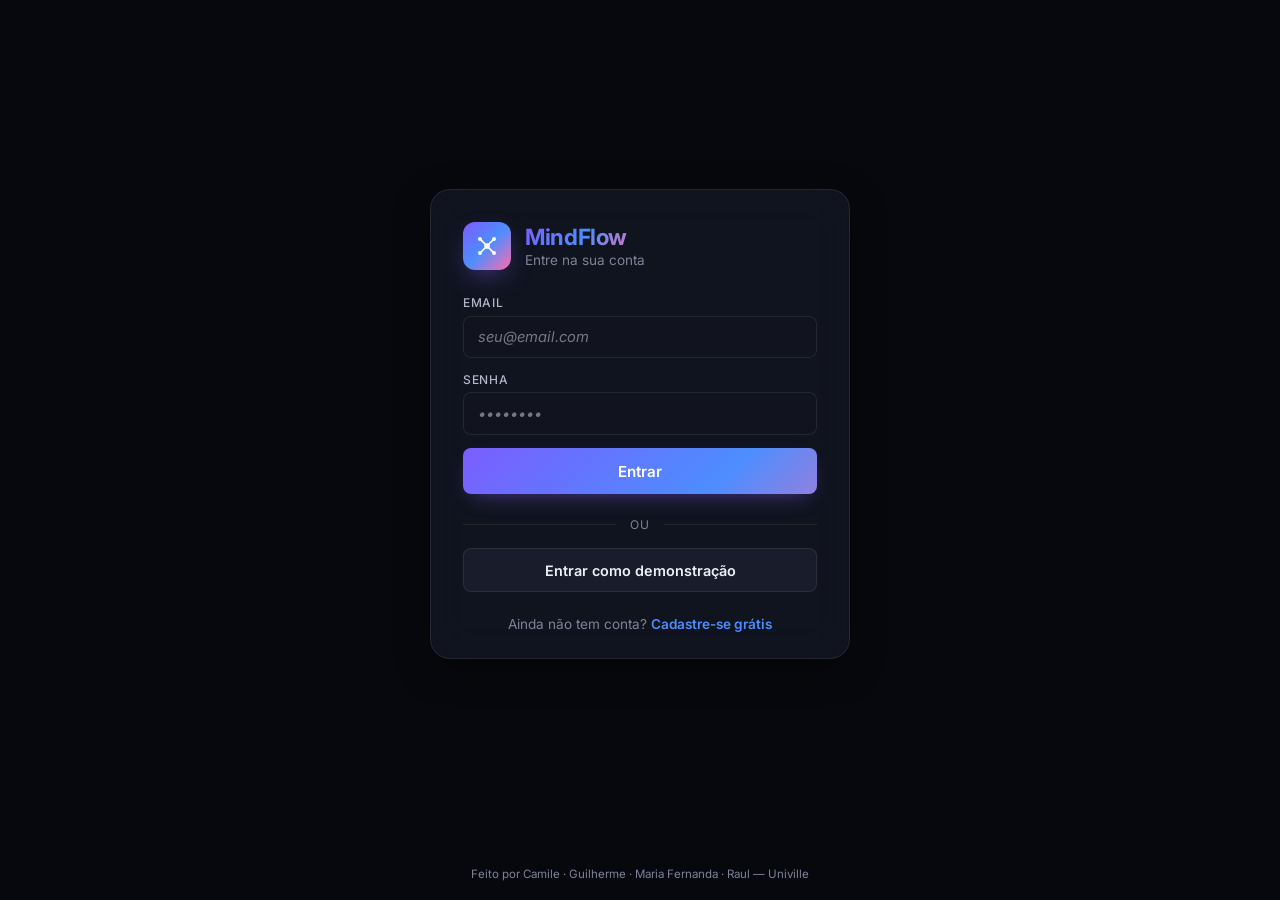
<file: frontend/index.html>
<!DOCTYPE html>
<html lang="pt-BR">
<head>
  <meta charset="UTF-8" />
  <meta name="viewport" content="width=device-width, initial-scale=1.0, viewport-fit=cover" />
  <meta name="theme-color" content="#07080d" />
  <title>MindFlow — Início</title>
  <script>(function(){var t=localStorage.getItem("mindflow.theme")||"dark";document.documentElement.dataset.theme=t;})();</script>
  <link rel="preconnect" href="https://fonts.googleapis.com">
  <link rel="preconnect" href="https://fonts.gstatic.com" crossorigin>
  <link href="https://fonts.googleapis.com/css2?family=Inter:wght@400;500;600;700&display=swap" rel="stylesheet">
  <link rel="stylesheet" href="css/style.css" />
</head>
<body>
  <main class="shell">
    <h1 class="page-title">Bem-vinda ao MindFlow</h1>
    <p class="page-subtitle">Centralize seu conhecimento, conecte conceitos e revise no momento certo.</p>

    <section class="stats" id="stats">
      <div class="stat"><div class="label">Notas</div><div class="value">—</div></div>
      <div class="stat"><div class="label">Flashcards</div><div class="value">—</div></div>
      <div class="stat"><div class="label">Tags</div><div class="value">—</div></div>
      <div class="stat"><div class="label">Perfis</div><div class="value">—</div></div>
    </section>

    <div class="grid grid-3">
      <section class="panel" style="grid-column: span 2;">
        <div class="panel-header">
          <h2 id="recent-title">Notas recentes</h2>
          <a href="notes.html" class="muted">Ver todas →</a>
        </div>
        <ul id="recent-notes" class="cards"></ul>
      </section>

      <section class="panel">
        <h2 id="quick-title">Ação rápida</h2>
        <p class="hint">Capture uma ideia agora — você organiza com tags depois.</p>
        <form id="quick-form">
          <div class="field">
            <span>Título</span>
            <input type="text" id="q-title" required maxlength="200" placeholder="Ex: Como funciona o DNS" />
          </div>
          <div class="field">
            <span>Conteúdo</span>
            <textarea id="q-content" rows="4" required placeholder="O que você acabou de aprender?"></textarea>
          </div>
          <div class="field">
            <span>Tags — máx. 3 (vírgula)</span>
            <div class="tag-suggest-row">
              <input type="text" id="q-tags" placeholder="DNS, Redes" />
              <button type="button" id="q-suggest-btn" class="suggest-btn" title="Sugerir tags com IA">✨</button>
            </div>
          </div>
          <div class="field">
            <span>Imagem (opcional)</span>
            <label class="img-upload-label" id="q-img-label">
              <input type="file" id="q-image" accept="image/*" style="display:none" />
              <span id="q-img-text">Selecionar imagem…</span>
            </label>
            <div id="q-img-preview-wrap" style="display:none">
              <img id="q-img-preview" alt="preview" />
              <button type="button" class="ghost img-remove-btn" id="q-img-remove">✕ Remover</button>
            </div>
          </div>
          <div class="actions">
            <button type="submit" id="quick-submit-btn">Salvar nota</button>
          </div>
        </form>
      </section>

      <section class="panel" style="grid-column: 1 / -1;">
        <h2 id="tags-title">Suas tags</h2>
        <p class="hint">Tags são criadas automaticamente quando você digita um nome novo no campo "Tags" de uma nota — basta separar por vírgula. A relação N:N entre nota e tag conecta conceitos relacionados.</p>
        <div id="tag-cloud" class="tag-cloud"></div>
      </section>
    </div>
  </main>

  <footer>
    Feito por Camile · Guilherme · Maria Fernanda · Raul — Univille
  </footer>

  <script src="js/auth.js"></script>
  <script src="js/layout.js"></script>
  <script src="js/api.js"></script>
  <script src="js/home.js"></script>
</body>
</html>
</file>
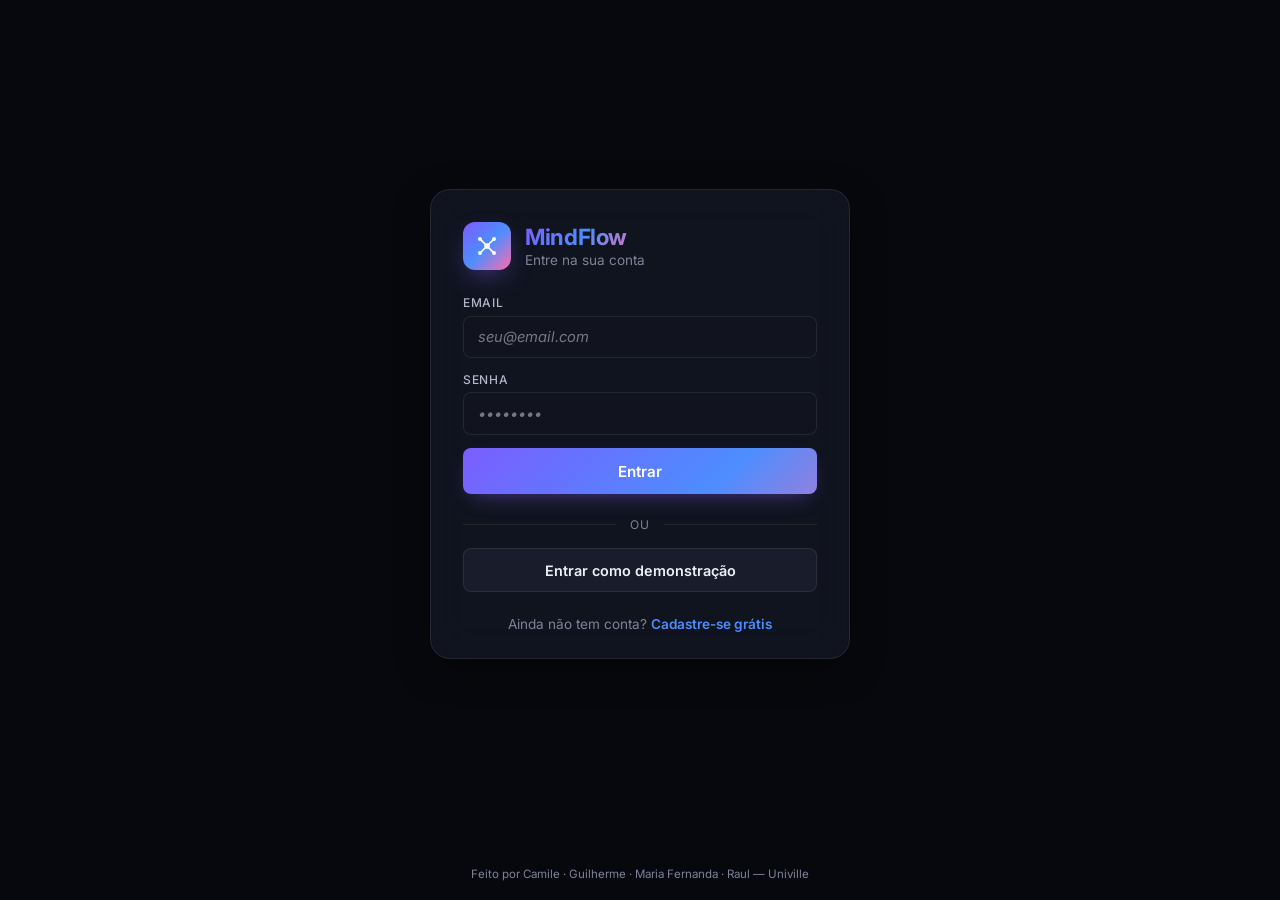
<file: frontend/flashcards.html>
<!DOCTYPE html>
<html lang="pt-BR">
<head>
  <meta charset="UTF-8" />
  <meta name="viewport" content="width=device-width, initial-scale=1.0, viewport-fit=cover" />
  <meta name="theme-color" content="#07080d" />
  <title>MindFlow — Flashcards</title>
  <script>(function(){var t=localStorage.getItem("mindflow.theme")||"dark";document.documentElement.dataset.theme=t;})();</script>
  <link rel="preconnect" href="https://fonts.googleapis.com">
  <link rel="preconnect" href="https://fonts.gstatic.com" crossorigin>
  <link href="https://fonts.googleapis.com/css2?family=Inter:wght@400;500;600;700&display=swap" rel="stylesheet">
  <link rel="stylesheet" href="css/style.css" />
</head>
<body>
  <main class="shell">
    <h1 class="page-title">Flashcards</h1>
    <p class="page-subtitle">Internalize o conhecimento com revisões. MVP usa sorteio aleatório — SM-2 vem nas próximas sprints.</p>

    <div class="grid grid-3">
      <!-- Sessão de revisão -->
      <section class="panel" style="grid-column: 1 / -1;">
        <div class="panel-header">
          <h2 id="review-title">Revisar agora</h2>
          <label class="switch">
            <input type="checkbox" id="draw-active-only" />
            <span class="track"></span>
            <span>Apenas perfil ativo</span>
          </label>
        </div>

        <div class="flashcard-stage">
          <div id="flashcard" class="flashcard">
            <div class="face front">
              <span class="label">Pergunta</span>
              <div class="text" id="card-q-text">Toque em "Sortear" para começar</div>
              <div class="hint-tap">Clique no card para ver a resposta</div>
            </div>
            <div class="face back">
              <span class="label">Resposta</span>
              <div class="text" id="card-a-text">—</div>
              <div class="hint-tap">Clique para voltar</div>
            </div>
          </div>
        </div>

        <div class="actions">
          <button id="draw-btn">Sortear flashcard</button>
          <button class="ghost" id="flip-btn">Virar</button>
        </div>
      </section>

      <!-- Form -->
      <section class="panel">
        <h2 id="form-title">Novo flashcard</h2>
        <form id="card-form">
          <div class="field"><span>Pergunta</span>
            <input type="text" id="card-q" required placeholder="O que é DNS?" />
          </div>
          <div class="field"><span>Resposta</span>
            <textarea id="card-a" required rows="3" placeholder="Sistema que traduz nomes…"></textarea>
          </div>
          <div class="field"><span>Nota relacionada</span>
            <select id="card-note"><option value="">— nenhuma —</option></select>
          </div>
          <div class="field"><span>Perfil de foco</span>
            <select id="card-profile"><option value="">— nenhum —</option></select>
          </div>
          <div class="actions"><button type="submit" id="create-btn">Criar</button></div>
        </form>
      </section>

      <!-- Lista -->
      <section class="panel" style="grid-column: span 2;">
        <h2 id="list-title">Todos os flashcards <span class="muted" id="cards-count"></span></h2>
        <ul id="cards-list" class="cards"></ul>
      </section>
    </div>
  </main>

  <footer>Feito por Camile · Guilherme · Maria Fernanda · Raul — Univille</footer>

  <script src="js/auth.js"></script>
  <script src="js/layout.js"></script>
  <script src="js/api.js"></script>
  <script src="js/flashcards.js"></script>
</body>
</html>
</file>
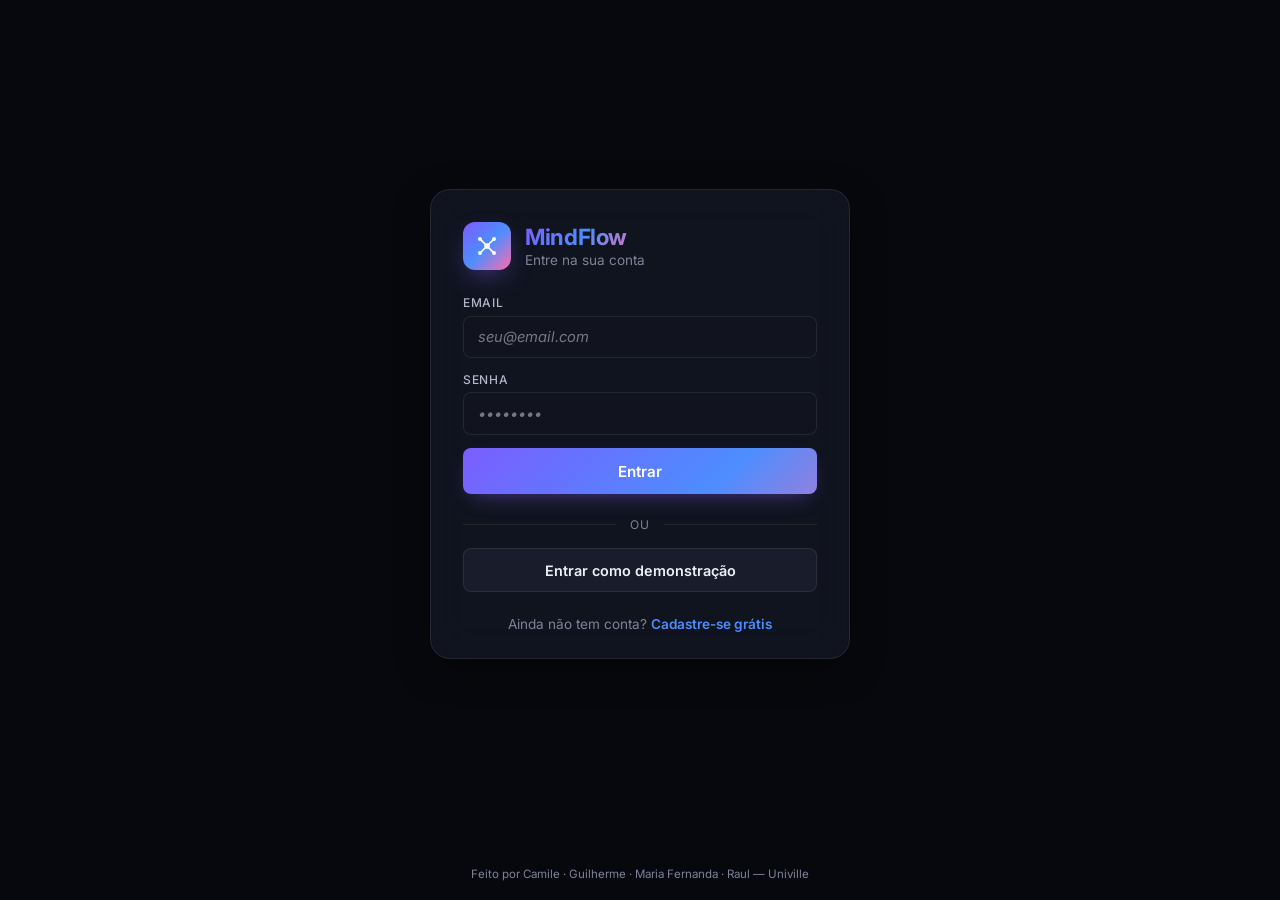
<file: frontend/focus.html>
<!DOCTYPE html>
<html lang="pt-BR">
<head>
  <meta charset="UTF-8" />
  <meta name="viewport" content="width=device-width, initial-scale=1.0, viewport-fit=cover" />
  <meta name="theme-color" content="#07080d" />
  <title>MindFlow — Modo Foco</title>
  <script>(function(){var t=localStorage.getItem("mindflow.theme")||"dark";document.documentElement.dataset.theme=t;})();</script>
  <link rel="preconnect" href="https://fonts.googleapis.com">
  <link rel="preconnect" href="https://fonts.gstatic.com" crossorigin>
  <link href="https://fonts.googleapis.com/css2?family=Inter:wght@400;500;600;700&display=swap" rel="stylesheet">
  <link rel="stylesheet" href="css/style.css" />
</head>
<body>
  <main class="shell">
    <h1 class="page-title">Modo Foco</h1>
    <p class="page-subtitle">Defina contextos por horário. O sistema mostra apenas o que importa agora.</p>

    <div class="grid grid-3">
      <section class="panel">
        <h2 id="form-title">Novo perfil</h2>
        <p class="hint">Ex: "Trabalho" 08:00–18:00, "Faculdade" 19:00–22:00.</p>
        <form id="profile-form">
          <input type="hidden" id="profile-id" />
          <div class="field"><span>Nome</span>
            <input type="text" id="profile-name" required placeholder="Trabalho" />
          </div>
          <div class="row">
            <div class="field" style="flex:1"><span>Início</span>
              <input type="time" id="profile-start" required />
            </div>
            <div class="field" style="flex:1"><span>Fim</span>
              <input type="time" id="profile-end" required />
            </div>
          </div>
          <div class="actions">
            <button type="submit" id="save-btn">Salvar</button>
            <button type="button" class="ghost" id="profile-reset">Limpar</button>
          </div>
        </form>
      </section>

      <section class="panel" style="grid-column: span 2;">
        <h2 id="list-title">Perfis cadastrados</h2>
        <p class="hint">Forçar um perfil ignora a janela horária e fixa o contexto até você desativar.</p>
        <ul id="profiles-list" class="cards"></ul>
      </section>

      <section class="panel" style="grid-column: 1 / -1;">
        <h2 id="how-title">Como funciona</h2>
        <p class="muted" style="line-height:1.6">
          O <strong>perfil ativo</strong> é determinado pelo horário atual, mas você pode forçar manualmente um perfil aqui.
          Ao filtrar pelo perfil ativo nas telas de Notas e Flashcards, somente os itens vinculados ao contexto atual aparecem.
        </p>
      </section>
    </div>
  </main>

  <footer>Feito por Camile · Guilherme · Maria Fernanda · Raul — Univille</footer>

  <script src="js/auth.js"></script>
  <script src="js/layout.js"></script>
  <script src="js/api.js"></script>
  <script src="js/focus.js"></script>
</body>
</html>
</file>
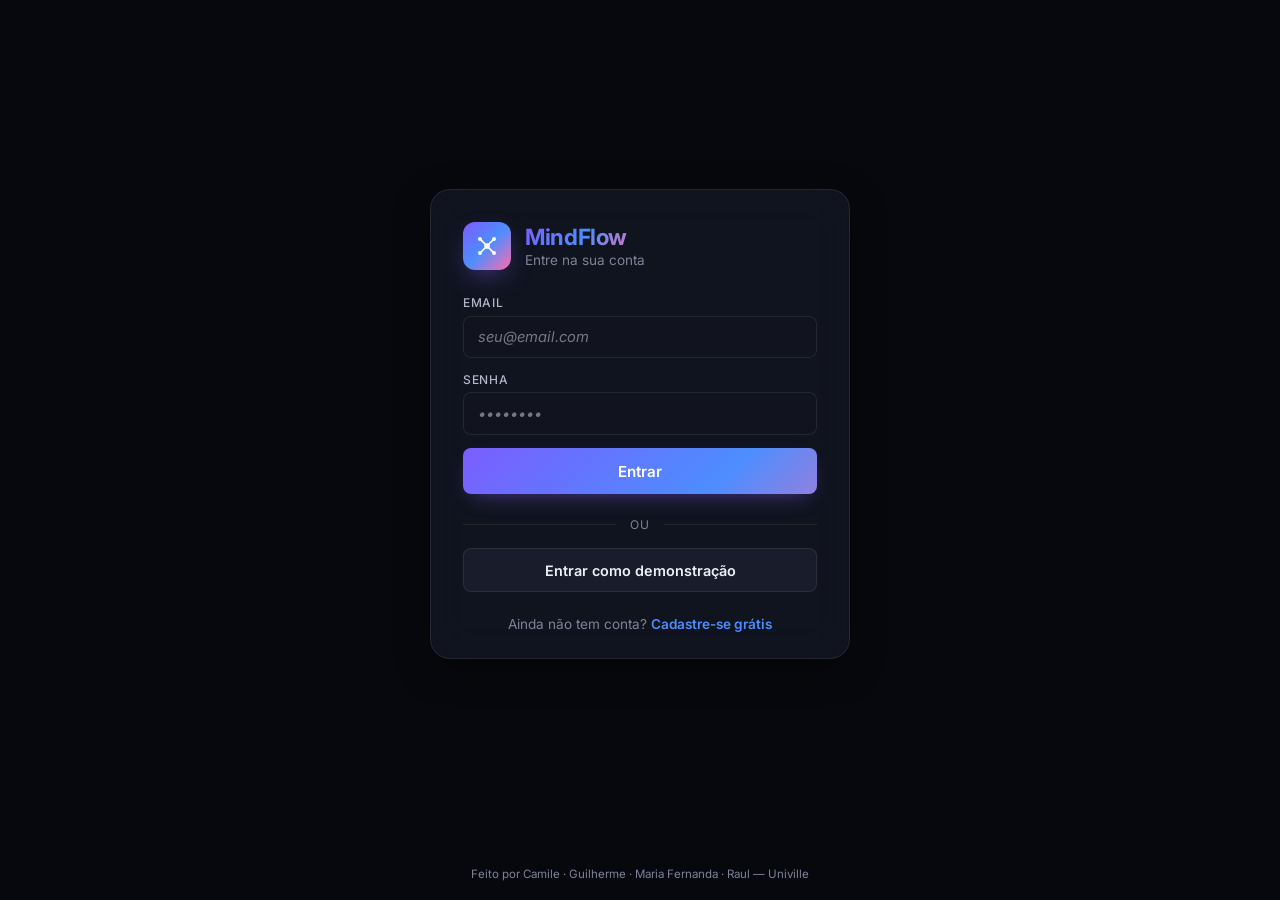
<file: frontend/login.html>
<!DOCTYPE html>
<html lang="pt-BR">
<head>
  <meta charset="UTF-8" />
  <meta name="viewport" content="width=device-width, initial-scale=1.0, viewport-fit=cover" />
  <meta name="theme-color" content="#07080d" />
  <title>MindFlow — Entrar</title>
  <script>(function(){var t=localStorage.getItem("mindflow.theme")||"dark";document.documentElement.dataset.theme=t;})();</script>
  <link rel="preconnect" href="https://fonts.googleapis.com">
  <link rel="preconnect" href="https://fonts.gstatic.com" crossorigin>
  <link href="https://fonts.googleapis.com/css2?family=Inter:wght@400;500;600;700&display=swap" rel="stylesheet">
  <link rel="stylesheet" href="css/style.css" />
</head>
<body class="auth-body">
  <main class="auth-shell">
    <div class="auth-card panel">
      <div class="auth-brand">
        <div class="brand-mark" id="auth-mark"></div>
        <div>
          <h1 class="auth-title">MindFlow</h1>
          <p class="auth-subtitle">Entre na sua conta</p>
        </div>
      </div>

      <form id="login-form">
        <div class="field">
          <span>Email</span>
          <input type="email" id="email" required autocomplete="email" placeholder="seu@email.com" />
        </div>
        <div class="field">
          <span>Senha</span>
          <input type="password" id="password" required autocomplete="current-password" placeholder="••••••••" />
        </div>
        <div class="actions">
          <button type="submit" id="login-btn">Entrar</button>
        </div>
      </form>

      <div class="auth-divider"><span>ou</span></div>

      <button type="button" class="ghost auth-demo" id="demo-btn">
        Entrar como demonstração
      </button>

      <p class="auth-footer">
        Ainda não tem conta? <a href="register.html">Cadastre-se grátis</a>
      </p>
    </div>
  </main>

  <footer class="auth-footer-page">
    Feito por Camile · Guilherme · Maria Fernanda · Raul — Univille
  </footer>

  <script src="js/auth.js"></script>
  <script src="js/auth-page.js"></script>
</body>
</html>
</file>
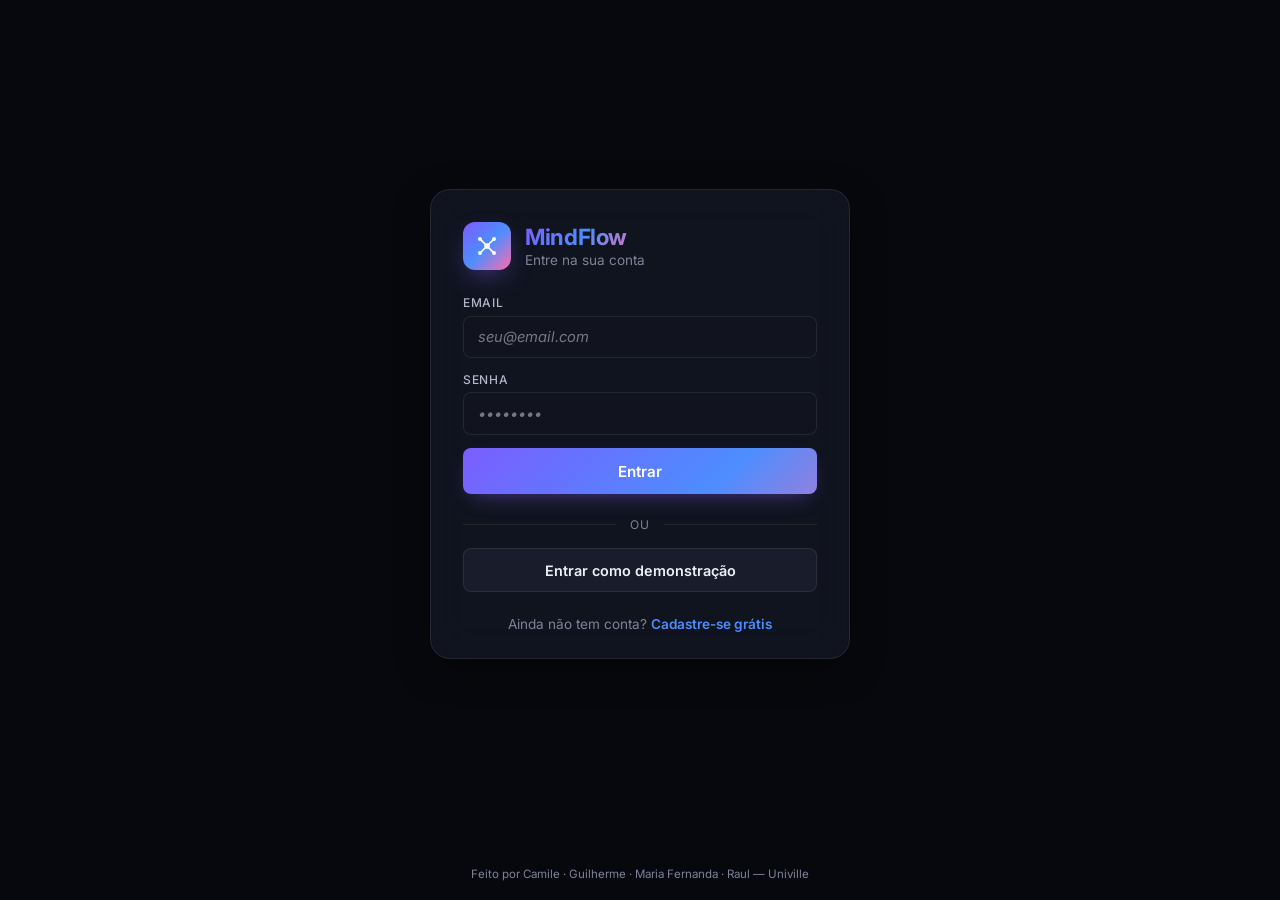
<file: frontend/notes.html>
<!DOCTYPE html>
<html lang="pt-BR">
<head>
  <meta charset="UTF-8" />
  <meta name="viewport" content="width=device-width, initial-scale=1.0, viewport-fit=cover" />
  <meta name="theme-color" content="#07080d" />
  <title>MindFlow — Notas</title>
  <script>(function(){var t=localStorage.getItem("mindflow.theme")||"dark";document.documentElement.dataset.theme=t;})();</script>
  <link rel="preconnect" href="https://fonts.googleapis.com">
  <link rel="preconnect" href="https://fonts.gstatic.com" crossorigin>
  <link href="https://fonts.googleapis.com/css2?family=Inter:wght@400;500;600;700&display=swap" rel="stylesheet">
  <link rel="stylesheet" href="css/style.css" />
</head>
<body>
  <main class="shell">
    <h1 class="page-title">Anotação Estruturada</h1>
    <p class="page-subtitle">Externalize ideias com tags. O sistema conecta automaticamente conceitos relacionados.</p>

    <div class="layout-3 grid">
      <!-- Coluna 1 — Form -->
      <section class="panel">
        <h2 id="form-title">Nova nota</h2>
        <form id="note-form">
          <input type="hidden" id="note-id" />
          <div class="field"><span>Título</span>
            <input type="text" id="note-title" required maxlength="200" placeholder="Ex: O que é DNSSEC" />
          </div>
          <div class="field"><span>Conteúdo</span>
            <textarea id="note-content" rows="6" required placeholder="Escreva livremente…"></textarea>
          </div>
          <div class="field">
            <span>Tags — máx. 3 (separadas por vírgula, as mais importantes primeiro)</span>
            <div class="tag-suggest-row">
              <input type="text" id="note-tags" placeholder="DNS, Segurança, Redes" />
              <button type="button" id="suggest-tags-btn" class="suggest-btn" title="Sugerir tags com IA">✨ Sugerir</button>
            </div>
          </div>
          <div class="field"><span>Vincular a perfil de foco</span>
            <select id="note-profile"><option value="">— nenhum —</option></select>
          </div>
          <div class="field">
            <span>Imagem (opcional)</span>
            <label class="img-upload-label" id="img-upload-label">
              <input type="file" id="note-image" accept="image/*" style="display:none" />
              <span id="img-upload-text">Selecionar imagem…</span>
            </label>
            <div id="img-preview-wrap" style="display:none">
              <img id="img-preview" alt="preview" />
              <button type="button" class="ghost img-remove-btn" id="img-remove">✕ Remover imagem</button>
            </div>
          </div>
          <div class="actions">
            <button type="submit" id="save-btn">Salvar</button>
            <button type="button" class="ghost" id="note-reset">Limpar</button>
          </div>
        </form>
      </section>

      <!-- Coluna 2 — Lista -->
      <section class="panel">
        <div class="panel-header">
          <h2 id="list-title">Suas notas <span class="muted" id="notes-count"></span></h2>
          <label class="switch">
            <input type="checkbox" id="filter-by-active" />
            <span class="track"></span>
            <span>Apenas perfil ativo</span>
          </label>
        </div>
        <div class="search">
          <input type="search" id="note-search" placeholder="Buscar por título, conteúdo ou tag…" />
        </div>
        <ul id="notes-list" class="cards"></ul>
      </section>

      <!-- Coluna 3 — Relacionados -->
      <section class="panel">
        <h2 id="related-title">Conceitos relacionados</h2>
        <p class="hint">Notas que compartilham tags com a selecionada (relação N:N).</p>
        <ul id="related-list" class="cards"></ul>
      </section>
    </div>
  </main>

  <footer>Feito por Camile · Guilherme · Maria Fernanda · Raul — Univille</footer>

  <script src="js/auth.js"></script>
  <script src="js/layout.js"></script>
  <script src="js/api.js"></script>
  <script src="js/notes.js"></script>
</body>
</html>
</file>
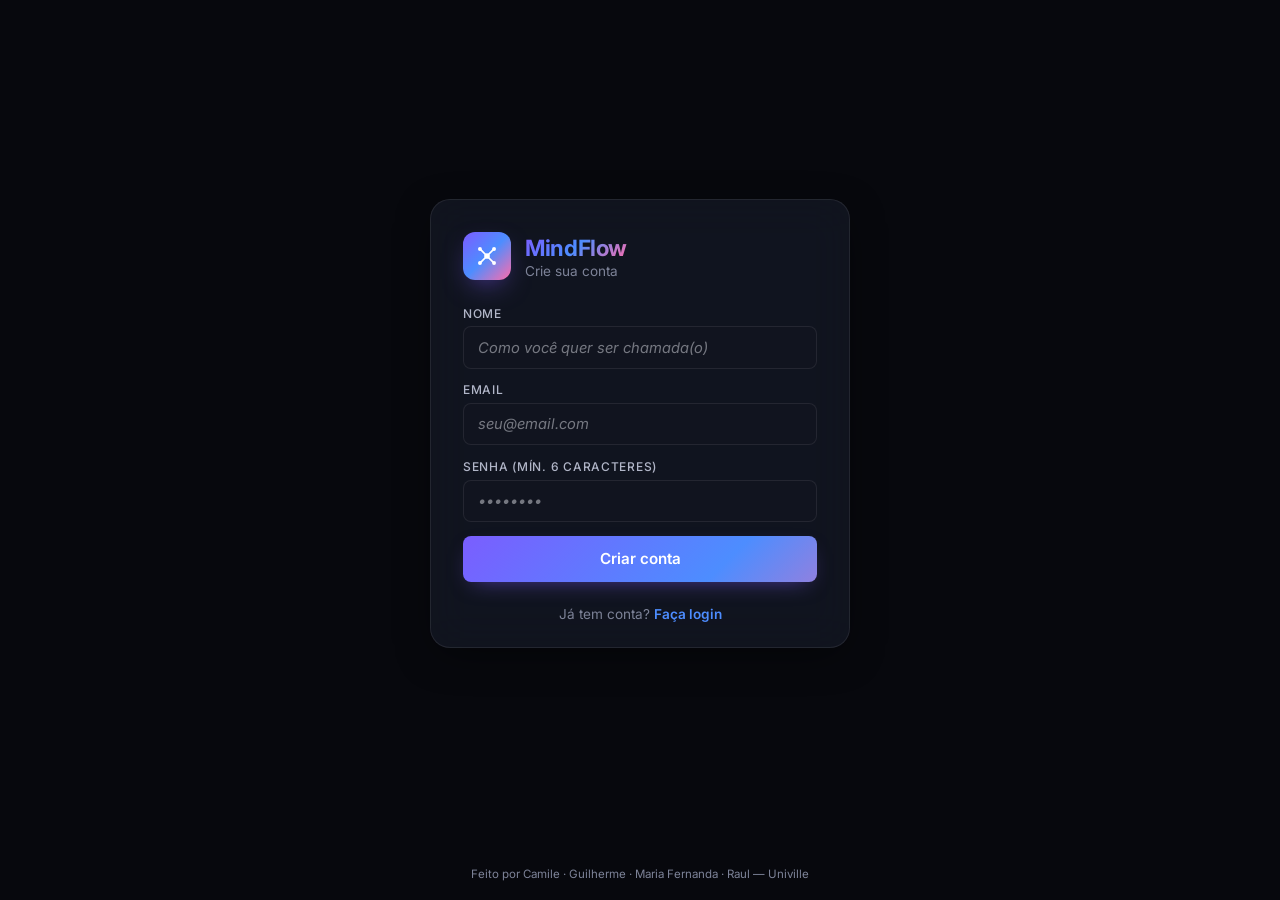
<file: frontend/register.html>
<!DOCTYPE html>
<html lang="pt-BR">
<head>
  <meta charset="UTF-8" />
  <meta name="viewport" content="width=device-width, initial-scale=1.0, viewport-fit=cover" />
  <meta name="theme-color" content="#07080d" />
  <title>MindFlow — Criar conta</title>
  <script>(function(){var t=localStorage.getItem("mindflow.theme")||"dark";document.documentElement.dataset.theme=t;})();</script>
  <link rel="preconnect" href="https://fonts.googleapis.com">
  <link rel="preconnect" href="https://fonts.gstatic.com" crossorigin>
  <link href="https://fonts.googleapis.com/css2?family=Inter:wght@400;500;600;700&display=swap" rel="stylesheet">
  <link rel="stylesheet" href="css/style.css" />
</head>
<body class="auth-body">
  <main class="auth-shell">
    <div class="auth-card panel">
      <div class="auth-brand">
        <div class="brand-mark" id="auth-mark"></div>
        <div>
          <h1 class="auth-title">MindFlow</h1>
          <p class="auth-subtitle">Crie sua conta</p>
        </div>
      </div>

      <form id="register-form">
        <div class="field">
          <span>Nome</span>
          <input type="text" id="name" required minlength="2" maxlength="120" autocomplete="name" placeholder="Como você quer ser chamada(o)" />
        </div>
        <div class="field">
          <span>Email</span>
          <input type="email" id="email" required autocomplete="email" placeholder="seu@email.com" />
        </div>
        <div class="field">
          <span>Senha (mín. 6 caracteres)</span>
          <input type="password" id="password" required minlength="6" maxlength="100" autocomplete="new-password" placeholder="••••••••" />
        </div>
        <div class="actions">
          <button type="submit" id="register-btn">Criar conta</button>
        </div>
      </form>

      <p class="auth-footer">
        Já tem conta? <a href="login.html">Faça login</a>
      </p>
    </div>
  </main>

  <footer class="auth-footer-page">
    Feito por Camile · Guilherme · Maria Fernanda · Raul — Univille
  </footer>

  <script src="js/auth.js"></script>
  <script src="js/auth-page.js"></script>
</body>
</html>
</file>
<file: frontend/css/style.css>
/* ============================================================
   MindFlow — Design System
   Mobile-first · Glassmorphism · Smooth motion
   ============================================================ */

:root {
  /* Cores base */
  --bg-0: #07080d;
  --bg-1: #0c0e16;
  --bg-2: #11141f;
  --surface: rgba(22, 25, 38, 0.72);
  --surface-2: rgba(32, 36, 54, 0.6);
  --surface-3: rgba(48, 53, 78, 0.55);
  --border: rgba(255, 255, 255, 0.08);
  --border-strong: rgba(255, 255, 255, 0.16);

  /* Texto */
  --text: #eef0f7;
  --text-dim: #b1b6c8;
  --muted: #7d8398;

  /* Marca / acentos (gradiente trino) */
  --c1: #7c5cff;   /* roxo */
  --c2: #4d8dff;   /* azul */
  --c3: #ff6cab;   /* rosa */
  --accent: var(--c2);
  --gradient: linear-gradient(135deg, var(--c1) 0%, var(--c2) 50%, var(--c3) 100%);
  --gradient-soft: linear-gradient(135deg, rgba(124,92,255,0.18), rgba(255,108,171,0.14));

  /* Estado */
  --ok: #4ade80;
  --warn: #fbbf24;
  --danger: #ff5d6c;

  /* Tipografia */
  --font: "Inter", -apple-system, "Segoe UI", Roboto, Helvetica, Arial, sans-serif;

  /* Espaço / forma */
  --radius-sm: 8px;
  --radius: 14px;
  --radius-lg: 20px;
  --shadow: 0 10px 40px -10px rgba(0, 0, 0, 0.6);
  --shadow-glow: 0 0 0 1px rgba(124,92,255,0.35), 0 8px 30px -8px rgba(124,92,255,0.45);

  /* Motion */
  --ease: cubic-bezier(0.22, 1, 0.36, 1);
  --t-fast: 140ms;
  --t-mid: 260ms;
  --t-slow: 480ms;
}

/* ============================================================
   TEMA CLARO — overrides via [data-theme="light"]
   Aplicado pelo Theme manager (layout.js) + script inline no <head>
   ============================================================ */
[data-theme="light"] {
  --bg-0: #f3f5fb;
  --bg-1: #ffffff;
  --bg-2: #f8f9fd;
  --surface: rgba(255, 255, 255, 0.85);
  --surface-2: rgba(245, 247, 252, 0.9);
  --surface-3: rgba(232, 236, 246, 0.95);
  --border: rgba(20, 25, 50, 0.08);
  --border-strong: rgba(20, 25, 50, 0.16);

  --text: #1a1d2e;
  --text-dim: #4a5070;
  --muted: #8a90a8;

  --shadow: 0 10px 40px -12px rgba(70, 80, 130, 0.22);
  --shadow-glow: 0 0 0 1px rgba(124,92,255,0.3), 0 10px 30px -10px rgba(124,92,255,0.35);

  --gradient-soft: linear-gradient(135deg, rgba(124,92,255,0.10), rgba(255,108,171,0.08));
}

* { box-sizing: border-box; }
*:focus-visible { outline: 2px solid var(--c2); outline-offset: 2px; border-radius: 4px; }

html, body {
  margin: 0; padding: 0;
  background: var(--bg-0);
  color: var(--text);
  font-family: var(--font);
  -webkit-font-smoothing: antialiased;
  text-rendering: optimizeLegibility;
  min-height: 100vh;
}

/* Sticky footer pattern: appbar + main esticando + footer no fim */
body { display: flex; flex-direction: column; }
.shell { flex: 1 0 auto; }
footer { flex-shrink: 0; }

/* Fundo animado com orbes (gradient blobs) */
body::before {
  content: "";
  position: fixed; inset: 0; z-index: -2;
  background:
    radial-gradient(at 15% 10%, rgba(124,92,255,0.22), transparent 40%),
    radial-gradient(at 85% 20%, rgba(77,141,255,0.18), transparent 45%),
    radial-gradient(at 50% 90%, rgba(255,108,171,0.16), transparent 50%),
    var(--bg-0);
  transition: background 400ms var(--ease);
}
body::after {
  content: ""; position: fixed; inset: 0; z-index: -1;
  background-image:
    linear-gradient(var(--grid-line, rgba(255,255,255,0.025)) 1px, transparent 1px),
    linear-gradient(90deg, var(--grid-line, rgba(255,255,255,0.025)) 1px, transparent 1px);
  background-size: 60px 60px;
  mask-image: radial-gradient(ellipse at center, black 30%, transparent 75%);
}
[data-theme="light"] body::before {
  background:
    radial-gradient(at 15% 10%, rgba(124,92,255,0.16), transparent 45%),
    radial-gradient(at 85% 20%, rgba(77,141,255,0.13), transparent 50%),
    radial-gradient(at 50% 90%, rgba(255,108,171,0.12), transparent 55%),
    var(--bg-0);
}
[data-theme="light"] body::after {
  --grid-line: rgba(20, 25, 60, 0.04);
}

a { color: var(--text); text-decoration: none; transition: color var(--t-fast); }
a:hover { color: var(--c2); }

img, svg { display: block; max-width: 100%; }

/* ============================================================
   Header
   ============================================================ */
.appbar {
  position: sticky; top: 0; z-index: 50;
  display: flex; align-items: center; gap: 0.9rem;
  padding: 0.9rem 1.1rem;
  background: rgba(7, 8, 13, 0.72);
  backdrop-filter: blur(18px) saturate(140%);
  -webkit-backdrop-filter: blur(18px) saturate(140%);
  border-bottom: 1px solid var(--border);
}
.appbar .brand {
  display: flex; align-items: center; gap: 0.6rem; flex: 1; min-width: 0;
}
.brand-mark {
  width: 36px; height: 36px; border-radius: 10px;
  background: var(--gradient);
  display: grid; place-items: center;
  box-shadow: 0 8px 22px -8px rgba(124,92,255,0.7);
  flex-shrink: 0;
}
.brand-mark svg { width: 20px; height: 20px; color: white; }
.brand-text { display: flex; flex-direction: column; min-width: 0; }
.brand-text .name {
  font-size: 1.05rem; font-weight: 700; letter-spacing: -0.01em;
  background: var(--gradient);
  -webkit-background-clip: text; background-clip: text; color: transparent;
}
.brand-text .sub {
  font-size: 0.7rem; color: var(--muted);
  white-space: nowrap; overflow: hidden; text-overflow: ellipsis;
}

/* Nav desktop */
.nav-desktop {
  display: none; gap: 0.25rem;
}
.nav-desktop a {
  padding: 0.55rem 0.9rem; border-radius: 999px;
  font-size: 0.85rem; color: var(--text-dim);
  transition: all var(--t-mid) var(--ease);
  display: flex; align-items: center; gap: 0.4rem;
}
.nav-desktop a:hover { background: var(--surface-2); color: var(--text); }
.nav-desktop a.active {
  background: var(--gradient-soft);
  color: var(--text);
  border: 1px solid var(--border-strong);
}
.nav-desktop a svg { width: 16px; height: 16px; }

/* Botão de tema (sun/moon) */
.theme-toggle {
  width: 38px; height: 38px;
  display: grid; place-items: center;
  background: var(--surface-2);
  border: 1px solid var(--border);
  border-radius: 999px;
  cursor: pointer;
  color: var(--text);
  transition: all var(--t-mid) var(--ease);
  box-shadow: none;
  padding: 0;
  flex-shrink: 0;
}
.theme-toggle:hover { background: var(--surface-3); border-color: var(--border-strong); transform: translateY(-1px); }
.theme-toggle svg { width: 18px; height: 18px; transition: transform var(--t-mid) var(--ease); }
.theme-toggle:hover svg { transform: rotate(20deg); }

/* Pílula de perfil */
.profile-pill {
  display: inline-flex; align-items: center; gap: 0.5rem;
  padding: 0.5rem 0.85rem; border-radius: 999px;
  background: var(--surface-2);
  border: 1px solid var(--border);
  font-size: 0.78rem; color: var(--text-dim);
  cursor: pointer;
  transition: all var(--t-mid) var(--ease);
  white-space: nowrap;
  max-width: 220px; overflow: hidden; text-overflow: ellipsis;
}
.profile-pill:hover { border-color: var(--border-strong); transform: translateY(-1px); }
.profile-pill .dot {
  width: 8px; height: 8px; border-radius: 50%;
  background: var(--muted);
  box-shadow: 0 0 0 0 rgba(124,92,255,0.6);
}
.profile-pill.active { color: var(--text); border-color: rgba(124,92,255,0.5); background: var(--gradient-soft); }
.profile-pill.active .dot { background: var(--c1); animation: pulse 2.4s var(--ease) infinite; }
@keyframes pulse {
  0%, 100% { box-shadow: 0 0 0 0 rgba(124,92,255,0.6); }
  50% { box-shadow: 0 0 0 8px rgba(124,92,255,0); }
}

/* ============================================================
   Layout principal
   ============================================================ */
.shell {
  max-width: 1400px;
  margin: 0 auto;
  padding: 1.2rem 1rem 6rem; /* bottom space para nav mobile */
}
@media (min-width: 900px) {
  .shell { padding: 1.6rem 1.6rem 2rem; }
}

.page-title {
  font-size: 1.5rem; font-weight: 700; letter-spacing: -0.02em;
  margin: 0.2rem 0 0.3rem;
}
.page-subtitle { color: var(--muted); font-size: 0.9rem; margin: 0 0 1.4rem; }

/* Grid */
.grid {
  display: grid;
  gap: 1rem;
  grid-template-columns: 1fr;
}
.grid-2 { grid-template-columns: 1fr; }
.grid-3 { grid-template-columns: 1fr; }
@media (min-width: 720px) {
  .grid-2 { grid-template-columns: 1fr 1fr; }
  .grid-3 { grid-template-columns: repeat(2, 1fr); }
}
@media (min-width: 1100px) {
  .grid-3 { grid-template-columns: repeat(3, 1fr); }
  .layout-3 {
    display: grid;
    grid-template-columns: 360px 1fr 320px;
    gap: 1.2rem;
    align-items: stretch;
  }
  /* Quando colunas são iguais em altura, o painel-form precisa empurrar
     o botão de salvar para baixo e a textarea cresce para preencher o espaço. */
  .layout-3 > .panel { display: flex; flex-direction: column; }
  .layout-3 > .panel > form { display: flex; flex-direction: column; flex: 1; min-height: 0; }
  .layout-3 > .panel > form > .actions { margin-top: auto; }
  .layout-3 > .panel > form > .field:has(textarea) { flex: 1; min-height: 0; }
  .layout-3 > .panel > form > .field:has(textarea) textarea { flex: 1; min-height: 0; resize: none; }
  .layout-3 > .panel > .cards { flex: 1; max-height: none; }
  .layout-3 > .panel > .panel-header + .search + .cards { flex: 1; max-height: none; }
}

/* ============================================================
   Cards / panels
   ============================================================ */
.panel {
  background: var(--surface);
  backdrop-filter: blur(20px) saturate(140%);
  -webkit-backdrop-filter: blur(20px) saturate(140%);
  border: 1px solid var(--border);
  border-radius: var(--radius-lg);
  padding: 1.25rem 1.25rem;
  box-shadow: var(--shadow);
  transition: border-color var(--t-mid) var(--ease), transform var(--t-mid) var(--ease);
  animation: fadeUp var(--t-slow) var(--ease) both;
}
.panel:hover { border-color: var(--border-strong); }
.panel h2 {
  margin: 0 0 0.2rem;
  font-size: 1rem; font-weight: 600; letter-spacing: -0.01em;
  display: flex; align-items: center; gap: 0.5rem;
}
.panel h2 svg { width: 18px; height: 18px; color: var(--c2); }
.panel .hint {
  color: var(--muted); font-size: 0.78rem; margin: 0 0 1rem;
}
/* Espaço generoso entre o título do painel e o conteúdo nos blocos
   de adicionar/editar (quando o h2 é filho direto do painel, sem panel-header). */
.panel > h2 { margin-bottom: 1rem; }
.panel > h2 + .hint { margin-top: -0.55rem; }
.panel-header {
  display: flex; justify-content: space-between; align-items: center;
  gap: 0.8rem; margin-bottom: 0.8rem; flex-wrap: wrap;
}

@keyframes fadeUp {
  from { opacity: 0; transform: translateY(12px); }
  to { opacity: 1; transform: translateY(0); }
}
.panel:nth-child(2) { animation-delay: 60ms; }
.panel:nth-child(3) { animation-delay: 120ms; }
.panel:nth-child(4) { animation-delay: 180ms; }

/* ============================================================
   Stat cards (dashboard)
   ============================================================ */
.stats {
  display: grid;
  grid-template-columns: repeat(2, 1fr);
  gap: 0.8rem;
  margin-bottom: 1.4rem;
}
@media (min-width: 720px) { .stats { grid-template-columns: repeat(4, 1fr); } }

.stat {
  position: relative; overflow: hidden;
  padding: 1.1rem 1.2rem;
  background: var(--surface);
  border: 1px solid var(--border);
  border-radius: var(--radius);
  backdrop-filter: blur(20px);
  transition: transform var(--t-mid) var(--ease), border-color var(--t-mid);
  animation: fadeUp var(--t-slow) var(--ease) both;
}
.stat:hover { transform: translateY(-3px); border-color: var(--border-strong); }
.stat::before {
  content: ""; position: absolute; top: 0; left: 0; right: 0; height: 3px;
  background: var(--gradient);
  opacity: 0.85;
}
.stat .label {
  font-size: 0.72rem; color: var(--muted);
  text-transform: uppercase; letter-spacing: 0.08em;
  display: flex; align-items: center; gap: 0.4rem;
}
.stat .label svg { width: 14px; height: 14px; }
.stat .value {
  font-size: 1.9rem; font-weight: 700; margin-top: 0.4rem;
  letter-spacing: -0.02em;
  background: var(--gradient);
  -webkit-background-clip: text; background-clip: text; color: transparent;
}

/* ============================================================
   Forms
   ============================================================ */
form .field { display: flex; flex-direction: column; gap: 0.35rem; margin-bottom: 0.85rem; }
form label.field { /* compat */ }
.field > span, form .field > .lbl,
form label > span:first-child {
  font-size: 0.75rem; color: var(--text-dim);
  text-transform: uppercase; letter-spacing: 0.06em;
  font-weight: 500;
}

input[type=text], input[type=email], input[type=password],
input[type=time], input[type=search],
textarea, select {
  width: 100%;
  background: var(--bg-2);
  border: 1px solid var(--border);
  color: var(--text);
  border-radius: var(--radius-sm);
  padding: 0.7rem 0.85rem;
  font-size: 0.92rem;
  font-family: inherit;
  transition: border-color var(--t-fast), background var(--t-fast), box-shadow var(--t-fast);
  -webkit-text-fill-color: var(--text); /* iOS/WebKit override de cor */
}
input::placeholder, textarea::placeholder {
  color: var(--muted);
  opacity: 0.45;
  font-style: italic;
}

/* Override do autofill do Chrome/Safari (que aplica fundo amarelo/branco
   automaticamente em campos preenchidos pelo gerenciador de senhas).
   O truque é usar uma sombra interna gigante na cor de fundo do input. */
input:-webkit-autofill,
input:-webkit-autofill:hover,
input:-webkit-autofill:focus,
input:-webkit-autofill:active {
  -webkit-box-shadow: 0 0 0 1000px var(--bg-2) inset !important;
  -webkit-text-fill-color: var(--text) !important;
  caret-color: var(--text);
  transition: background-color 5000s ease-in-out 0s;
}
[data-theme="light"] input:-webkit-autofill,
[data-theme="light"] input:-webkit-autofill:hover,
[data-theme="light"] input:-webkit-autofill:focus,
[data-theme="light"] input:-webkit-autofill:active {
  -webkit-box-shadow: 0 0 0 1000px #ffffff inset !important;
}
input:focus, textarea:focus, select:focus {
  outline: none;
  border-color: rgba(124,92,255,0.6);
  background: var(--bg-1);
  box-shadow: 0 0 0 4px rgba(124,92,255,0.12);
}
textarea { resize: vertical; min-height: 90px; }
select {
  appearance: none;
  background-image: url("data:image/svg+xml;utf8,<svg xmlns='http://www.w3.org/2000/svg' width='14' height='14' viewBox='0 0 24 24' fill='none' stroke='%23b1b6c8' stroke-width='2.5' stroke-linecap='round' stroke-linejoin='round'><polyline points='6 9 12 15 18 9'/></svg>");
  background-repeat: no-repeat;
  background-position: right 0.85rem center;
  padding-right: 2.4rem;
}

.actions { display: flex; gap: 0.6rem; flex-wrap: wrap; }

button, .btn {
  appearance: none; border: none; cursor: pointer;
  font-family: inherit; font-size: 0.88rem; font-weight: 600;
  padding: 0.7rem 1.1rem; border-radius: var(--radius-sm);
  display: inline-flex; align-items: center; gap: 0.45rem;
  transition: transform var(--t-fast), box-shadow var(--t-mid), background var(--t-fast), opacity var(--t-fast);
  color: white;
  background: var(--gradient);
  background-size: 150% 150%;
  background-position: 0% 50%;
  box-shadow: 0 8px 22px -10px rgba(124,92,255,0.6);
}
button:hover, .btn:hover { transform: translateY(-1px); background-position: 100% 50%; box-shadow: 0 12px 28px -10px rgba(124,92,255,0.8); }
button:active, .btn:active { transform: translateY(0); }
button svg, .btn svg { width: 16px; height: 16px; }

button.ghost, .btn.ghost {
  background: var(--surface-2); color: var(--text);
  box-shadow: none; border: 1px solid var(--border);
}
button.ghost:hover { background: var(--surface-3); border-color: var(--border-strong); }

button.danger, .btn.danger {
  background: linear-gradient(135deg, #ff5d6c, #ff8c4b);
  box-shadow: 0 8px 22px -10px rgba(255,93,108,0.6);
}

button.icon {
  padding: 0.5rem; width: 36px; height: 36px;
  justify-content: center;
  background: var(--surface-2); color: var(--text);
  border: 1px solid var(--border); box-shadow: none;
}
button.icon:hover { background: var(--surface-3); }

button:disabled { opacity: 0.5; cursor: not-allowed; transform: none; }

/* Toggle switch */
.switch {
  display: inline-flex; align-items: center; gap: 0.55rem;
  font-size: 0.8rem; color: var(--text-dim); cursor: pointer;
  user-select: none;
}
.switch input { display: none; }
.switch .track {
  width: 36px; height: 20px; border-radius: 999px;
  background: var(--surface-3); position: relative;
  transition: background var(--t-mid);
}
.switch .track::after {
  content: ""; position: absolute; top: 2px; left: 2px;
  width: 16px; height: 16px; border-radius: 50%;
  background: white;
  transition: transform var(--t-mid) var(--ease);
}
.switch input:checked + .track { background: var(--c1); }
.switch input:checked + .track::after { transform: translateX(16px); }

/* ============================================================
   Listas de cards
   ============================================================ */
.cards {
  list-style: none; padding: 0; margin: 0;
  display: flex; flex-direction: column; gap: 0.7rem;
  max-height: 70vh; overflow-y: auto;
  scrollbar-width: thin; scrollbar-color: var(--surface-3) transparent;
}
.cards::-webkit-scrollbar { width: 6px; }
.cards::-webkit-scrollbar-thumb { background: var(--surface-3); border-radius: 3px; }

.card-item {
  position: relative;
  background: var(--surface-2);
  border: 1px solid var(--border);
  border-radius: var(--radius);
  padding: 0.9rem 1rem;
  cursor: pointer;
  transition: all var(--t-mid) var(--ease);
  animation: fadeUp var(--t-mid) var(--ease) both;
}
.card-item:hover {
  border-color: var(--border-strong);
  background: var(--surface-3);
  transform: translateX(2px);
}
.card-item.selected {
  border-color: rgba(124,92,255,0.6);
  background: var(--gradient-soft);
  box-shadow: var(--shadow-glow);
}
.card-item h3 {
  margin: 0 0 0.3rem; font-size: 0.95rem; font-weight: 600;
  display: flex; align-items: center; justify-content: space-between; gap: 0.5rem;
}
.card-item p {
  margin: 0; font-size: 0.82rem; color: var(--text-dim);
  line-height: 1.45;
  display: -webkit-box; -webkit-line-clamp: 2; -webkit-box-orient: vertical;
  overflow: hidden;
}
.card-item .meta {
  margin-top: 0.55rem; display: flex; gap: 0.35rem; flex-wrap: wrap; align-items: center;
}
.chip {
  display: inline-flex; align-items: center; gap: 0.3rem;
  padding: 0.18rem 0.55rem; border-radius: 999px;
  background: rgba(124,92,255,0.14);
  color: #cbb9ff;
  font-size: 0.7rem; font-weight: 500;
  border: 1px solid rgba(124,92,255,0.22);
}
.chip.alt {
  background: rgba(77,141,255,0.14);
  color: #b9d2ff;
  border-color: rgba(77,141,255,0.22);
}
.chip.tiny { font-size: 0.62rem; padding: 0.12rem 0.45rem; }

.card-item .row-actions {
  position: absolute; top: 0.6rem; right: 0.6rem;
  display: flex; gap: 0.3rem;
  opacity: 0; transition: opacity var(--t-mid);
}
.card-item:hover .row-actions, .card-item.selected .row-actions { opacity: 1; }
.card-item .row-actions button {
  padding: 0.35rem; width: 30px; height: 30px;
  border-radius: 8px; box-shadow: none;
  background: var(--bg-1); border: 1px solid var(--border);
}
.card-item .row-actions button svg { width: 14px; height: 14px; }

/* ----- Variante compacta (perfis de foco) ----- */
.card-item.compact {
  display: flex; align-items: center; gap: 0.85rem;
  padding: 0.6rem 0.85rem;
}
.card-item.compact .info {
  flex: 1; min-width: 0;
  display: flex; flex-direction: column; gap: 0.1rem;
}
.card-item.compact .info .name {
  display: flex; align-items: center; gap: 0.4rem;
  font-size: 0.92rem; font-weight: 600; color: var(--text);
}
.card-item.compact .info .time {
  display: flex; align-items: center; gap: 0.35rem;
  font-size: 0.74rem; color: var(--muted);
}
.card-item.compact .info .time svg { width: 12px; height: 12px; }
.card-item.compact .actions {
  gap: 0.3rem; flex-shrink: 0;
}
.card-item.compact .actions button {
  padding: 0.4rem 0.7rem; font-size: 0.72rem;
  box-shadow: none;
}
.card-item.compact .actions button.icon {
  width: 30px; height: 30px; padding: 0.35rem;
}
.card-item.compact .actions button.icon svg { width: 13px; height: 13px; }
@media (max-width: 540px) {
  .card-item.compact { flex-wrap: wrap; }
  .card-item.compact .actions { width: 100%; justify-content: flex-end; }
}

/* ============================================================
   Empty state
   ============================================================ */
.empty {
  text-align: center; padding: 2rem 1rem;
  color: var(--muted);
}
.empty svg { width: 44px; height: 44px; margin: 0 auto 0.6rem; opacity: 0.4; }
.empty p { margin: 0.2rem 0; font-size: 0.85rem; }

/* ============================================================
   Search bar
   ============================================================ */
.search {
  position: relative; margin-bottom: 0.9rem;
}
.search input {
  padding-left: 2.4rem;
  background: var(--bg-2);
}
.search svg {
  position: absolute; left: 0.85rem; top: 50%; transform: translateY(-50%);
  width: 16px; height: 16px; color: var(--muted);
}

/* ============================================================
   Flashcard flip
   ============================================================ */
.flashcard-stage { perspective: 1200px; margin: 0.5rem 0 1rem; min-height: 220px; }
.flashcard {
  position: relative;
  width: 100%; min-height: 220px;
  transform-style: preserve-3d;
  transition: transform 0.7s var(--ease);
  cursor: pointer;
}
.flashcard.flipped { transform: rotateY(180deg); }
.flashcard .face {
  position: absolute; inset: 0;
  border-radius: var(--radius-lg);
  padding: 1.6rem 1.4rem;
  display: flex; flex-direction: column; justify-content: center; align-items: center;
  text-align: center; gap: 0.6rem;
  backface-visibility: hidden; -webkit-backface-visibility: hidden;
  border: 1px solid var(--border-strong);
  background: var(--surface);
  box-shadow: var(--shadow);
}
.flashcard .face.back {
  transform: rotateY(180deg);
  background: var(--gradient-soft);
}
.flashcard .face .label {
  font-size: 0.65rem; text-transform: uppercase; letter-spacing: 0.12em;
  color: var(--muted); font-weight: 600;
}
.flashcard .face .text {
  font-size: 1.15rem; line-height: 1.45; font-weight: 500;
  max-width: 90%;
}
.flashcard .face .hint-tap {
  font-size: 0.7rem; color: var(--muted); margin-top: 0.6rem;
  display: flex; align-items: center; gap: 0.3rem;
}

/* ============================================================
   Toasts
   ============================================================ */
#toast-container {
  position: fixed; bottom: 5.5rem; right: 1rem; z-index: 100;
  display: flex; flex-direction: column; gap: 0.5rem;
  pointer-events: none;
}
@media (min-width: 720px) { #toast-container { bottom: 1rem; } }
.toast {
  background: var(--surface);
  backdrop-filter: blur(18px);
  border: 1px solid var(--border-strong);
  border-radius: var(--radius);
  padding: 0.8rem 1rem;
  font-size: 0.85rem;
  color: var(--text);
  box-shadow: var(--shadow);
  display: flex; align-items: center; gap: 0.6rem;
  pointer-events: auto;
  animation: toastIn 0.4s var(--ease);
  max-width: 320px;
}
.toast svg { width: 18px; height: 18px; flex-shrink: 0; }
.toast.success { border-color: rgba(74,222,128,0.4); }
.toast.success svg { color: var(--ok); }
.toast.error { border-color: rgba(255,93,108,0.4); }
.toast.error svg { color: var(--danger); }
.toast.info svg { color: var(--c2); }
.toast.fade { animation: toastOut 0.35s var(--ease) forwards; }
@keyframes toastIn {
  from { opacity: 0; transform: translateX(20px); }
  to { opacity: 1; transform: translateX(0); }
}
@keyframes toastOut {
  to { opacity: 0; transform: translateX(20px); }
}

/* ============================================================
   Bottom nav (mobile)
   ============================================================ */
.nav-bottom {
  position: fixed; bottom: 0; left: 0; right: 0; z-index: 50;
  display: flex; justify-content: space-around;
  padding: 0.5rem 0.5rem calc(0.5rem + env(safe-area-inset-bottom));
  background: rgba(7, 8, 13, 0.85);
  backdrop-filter: blur(20px) saturate(140%);
  -webkit-backdrop-filter: blur(20px) saturate(140%);
  border-top: 1px solid var(--border);
}
.nav-bottom a {
  flex: 1;
  display: flex; flex-direction: column; align-items: center; gap: 0.15rem;
  padding: 0.45rem 0.2rem;
  color: var(--muted); font-size: 0.65rem; font-weight: 500;
  border-radius: 12px;
  transition: all var(--t-mid) var(--ease);
}
.nav-bottom a svg { width: 22px; height: 22px; }
.nav-bottom a.active { color: var(--text); }
.nav-bottom a.active svg {
  color: var(--c2);
  filter: drop-shadow(0 0 8px rgba(124,92,255,0.6));
}
@media (min-width: 900px) {
  .nav-bottom { display: none; }
  .nav-desktop { display: flex; }
}

/* ============================================================
   Footer
   ============================================================ */
footer {
  text-align: center; padding: 2rem 1rem 1rem;
  color: var(--muted); font-size: 0.72rem;
}
footer a { color: var(--c2); }
@media (max-width: 899px) { footer { padding-bottom: 5rem; } }

/* ============================================================
   Misc
   ============================================================ */
code {
  background: var(--bg-2);
  padding: 0.15rem 0.45rem;
  border-radius: 4px;
  font-size: 0.85em;
  border: 1px solid var(--border);
}

.row { display: flex; gap: 0.6rem; align-items: center; }
.row.between { justify-content: space-between; }
.row.wrap { flex-wrap: wrap; }
.spacer { flex: 1; }
.muted { color: var(--muted); font-size: 0.8rem; }

.tag-cloud { display: flex; flex-wrap: wrap; gap: 0.4rem; }
.tag-cloud .chip {
  cursor: default;
  transition: transform var(--t-fast);
}
.tag-cloud .chip:hover { transform: translateY(-2px); }

/* Esconder elementos por viewport */
.only-mobile { display: block; }
.only-desktop { display: none; }
@media (min-width: 900px) {
  .only-mobile { display: none; }
  .only-desktop { display: block; }
}

/* Modal de confirmação */
.modal-backdrop {
  position: fixed; inset: 0; z-index: 200;
  background: rgba(0,0,0,0.6);
  backdrop-filter: blur(6px);
  display: grid; place-items: center;
  padding: 1rem;
  animation: fadeIn 0.2s var(--ease);
}
@keyframes fadeIn { from { opacity: 0; } to { opacity: 1; } }
.modal {
  background: var(--surface);
  border: 1px solid var(--border-strong);
  border-radius: var(--radius-lg);
  padding: 1.5rem;
  max-width: 380px; width: 100%;
  box-shadow: var(--shadow);
  animation: fadeUp 0.3s var(--ease);
}
.modal h3 { margin: 0 0 0.5rem; font-size: 1.05rem; }
.modal p { color: var(--text-dim); font-size: 0.88rem; margin: 0 0 1.2rem; }
.modal .actions { justify-content: flex-end; }

/* ============================================================
   Ajustes finos do tema claro
   ============================================================ */
[data-theme="light"] .chip {
  background: rgba(124,92,255,0.10);
  color: #5a3fd8;
  border-color: rgba(124,92,255,0.20);
}
[data-theme="light"] .chip.alt {
  background: rgba(77,141,255,0.10);
  color: #2c5fcf;
  border-color: rgba(77,141,255,0.20);
}
[data-theme="light"] input[type=text],
[data-theme="light"] input[type=email],
[data-theme="light"] input[type=password],
[data-theme="light"] input[type=time],
[data-theme="light"] input[type=search],
[data-theme="light"] textarea,
[data-theme="light"] select {
  background: #ffffff;
  border-color: rgba(20,25,50,0.12);
  -webkit-text-fill-color: var(--text);
}
[data-theme="light"] input:focus,
[data-theme="light"] textarea:focus,
[data-theme="light"] select:focus {
  background: #ffffff;
  box-shadow: 0 0 0 4px rgba(124,92,255,0.10);
}
[data-theme="light"] select {
  background-image: url("data:image/svg+xml;utf8,<svg xmlns='http://www.w3.org/2000/svg' width='14' height='14' viewBox='0 0 24 24' fill='none' stroke='%238a90a8' stroke-width='2.5' stroke-linecap='round' stroke-linejoin='round'><polyline points='6 9 12 15 18 9'/></svg>");
  background-repeat: no-repeat;
  background-position: right 0.85rem center;
}
[data-theme="light"] .appbar { background: rgba(255, 255, 255, 0.78); }
[data-theme="light"] .nav-bottom { background: rgba(255, 255, 255, 0.88); }
[data-theme="light"] .switch .track { background: rgba(20,25,50,0.18); }
[data-theme="light"] .switch input:checked + .track { background: var(--c1); }
[data-theme="light"] .toast { background: rgba(255, 255, 255, 0.95); }
[data-theme="light"] code { background: #eef0fa; }
[data-theme="light"] .modal-backdrop { background: rgba(20, 25, 50, 0.35); }

/* ============================================================
   Páginas de autenticação (login.html / register.html)
   ============================================================ */
.auth-body {
  display: flex;
  flex-direction: column;
  min-height: 100vh;
}
.auth-shell {
  flex: 1 0 auto;
  display: flex;
  align-items: center;
  justify-content: center;
  padding: 1.5rem 1rem;
}
.auth-card {
  width: 100%;
  max-width: 420px;
  padding: 2rem 2rem 1.6rem;
  animation: fadeUp var(--t-slow) var(--ease) both;
}
.auth-brand {
  display: flex;
  align-items: center;
  gap: 0.9rem;
  margin-bottom: 1.6rem;
}
.auth-brand .brand-mark {
  width: 48px;
  height: 48px;
  border-radius: 12px;
  background: var(--gradient);
  display: grid;
  place-items: center;
  box-shadow: 0 10px 28px -10px rgba(124,92,255,0.7);
  flex-shrink: 0;
}
.auth-brand .brand-mark svg {
  width: 26px;
  height: 26px;
  color: white;
}
.auth-title {
  margin: 0;
  font-size: 1.4rem;
  font-weight: 700;
  letter-spacing: -0.02em;
  background: var(--gradient);
  -webkit-background-clip: text;
  background-clip: text;
  color: transparent;
}
.auth-subtitle {
  margin: 0.15rem 0 0;
  color: var(--muted);
  font-size: 0.85rem;
}
.auth-card form .actions {
  margin-top: 0.4rem;
}
.auth-card form .actions button {
  width: 100%;
  justify-content: center;
  padding: 0.85rem 1.2rem;
  font-size: 0.95rem;
}
.auth-divider {
  display: flex;
  align-items: center;
  gap: 0.85rem;
  margin: 1.4rem 0 1rem;
  color: var(--muted);
  font-size: 0.75rem;
  text-transform: uppercase;
  letter-spacing: 0.1em;
}
.auth-divider::before,
.auth-divider::after {
  content: "";
  flex: 1;
  height: 1px;
  background: var(--border);
}
.auth-demo {
  width: 100%;
  justify-content: center;
  padding: 0.8rem 1.2rem;
  font-size: 0.9rem;
}
.auth-footer {
  margin: 1.5rem 0 0;
  text-align: center;
  font-size: 0.85rem;
  color: var(--muted);
}
.auth-footer a {
  color: var(--c2);
  font-weight: 600;
}
.auth-footer-page {
  flex-shrink: 0;
  text-align: center;
  padding: 1.2rem 1rem;
  color: var(--muted);
  font-size: 0.72rem;
}
.auth-error {
  display: none;
  padding: 0.7rem 0.9rem;
  border-radius: var(--radius-sm);
  background: rgba(255, 93, 108, 0.12);
  border: 1px solid rgba(255, 93, 108, 0.3);
  color: var(--danger);
  font-size: 0.85rem;
  margin-bottom: 1rem;
}
[data-theme="light"] .auth-error {
  background: rgba(255, 93, 108, 0.08);
}

/* User widget no header (substitui parcialmente a profile pill) */
.user-widget {
  display: flex;
  align-items: center;
  gap: 0.6rem;
  padding: 0.4rem 0.55rem 0.4rem 0.85rem;
  background: var(--surface-2);
  border: 1px solid var(--border);
  border-radius: 999px;
  font-size: 0.78rem;
  color: var(--text);
  position: relative;
}
.user-widget .user-name {
  font-weight: 500;
  max-width: 130px;
  white-space: nowrap;
  overflow: hidden;
  text-overflow: ellipsis;
}
.user-widget .logout-btn {
  width: 30px;
  height: 30px;
  padding: 0;
  border-radius: 999px;
  background: var(--bg-1);
  border: 1px solid var(--border);
  display: grid;
  place-items: center;
  cursor: pointer;
  color: var(--text-dim);
  box-shadow: none;
  transition: all var(--t-fast);
}
.user-widget .logout-btn:hover {
  background: var(--danger);
  color: white;
  border-color: var(--danger);
}
.user-widget .logout-btn svg {
  width: 14px;
  height: 14px;
}
@media (max-width: 720px) {
  .user-widget {
    padding: 0.35rem 0.45rem 0.35rem 0.7rem;
    font-size: 0.72rem;
    gap: 0.4rem;
  }
  .user-widget .user-name { max-width: 80px; }
  .user-widget .logout-btn { width: 28px; height: 28px; }
}

/* ============================================================
   Mobile responsive — revisão completa para telas pequenas
   ============================================================ */

/* Tablet e mobile (≤900): bottom nav é a navegação principal,
   o appbar fica compacto sem o nav-desktop */
@media (max-width: 899px) {
  .appbar { padding: 0.75rem 0.9rem; gap: 0.55rem; }
  .brand-mark { width: 34px; height: 34px; border-radius: 9px; }
  .brand-mark svg { width: 18px; height: 18px; }
  .brand-text .name { font-size: 1rem; }
  .theme-toggle { width: 36px; height: 36px; }
  .theme-toggle svg { width: 17px; height: 17px; }
  .profile-pill {
    max-width: 160px;
    padding: 0.42rem 0.7rem;
    font-size: 0.74rem;
  }
  .page-title { font-size: 1.4rem; margin-top: 0.4rem; }
  .page-subtitle { font-size: 0.85rem; margin-bottom: 1rem; }
  .panel { padding: 1.05rem 1.05rem; border-radius: 16px; }
}

/* Mobile (≤720): cards e formulários enxutos */
@media (max-width: 720px) {
  .shell { padding: 0.9rem 0.85rem 6rem; }
  .panel { padding: 1rem 1.05rem; }
  .grid, .grid-2, .grid-3 { gap: 0.9rem; }

  /* === Larguras iguais no mobile ===
     Sobrescreve os style="grid-column: span 2" e style="grid-column: 1 / -1"
     que usamos no desktop para criar o layout assimétrico. No mobile (1 col)
     eles criam uma coluna implícita fantasma e fazem o painel "span" ficar
     mais largo que os outros. Forçar auto faz todos terem mesma largura. */
  .grid > [style*="grid-column"] { grid-column: auto !important; }

  /* Header de painel (h2 + switch) quebra em duas linhas no mobile,
     evitando o aperto entre o título e o controle */
  .panel-header {
    flex-direction: column;
    align-items: flex-start;
    gap: 0.65rem;
  }

  /* Stats cards: 2 colunas mas mais compactos */
  .stats { gap: 0.7rem; }
  .stat { padding: 0.85rem 0.9rem; }
  .stat .value { font-size: 1.55rem; }
  .stat .label { font-size: 0.66rem; }

  /* Inputs e textareas: maiores para touch (mín 16px evita zoom no iOS) */
  input[type=text], input[type=email], input[type=password],
  input[type=time], input[type=search],
  textarea, select {
    font-size: 16px;
    padding: 0.75rem 0.85rem;
    min-width: 0;
    max-width: 100%;
  }
  textarea { min-height: 110px; }
  button, .btn { padding: 0.78rem 1.15rem; }

  /* iOS Safari teima em ignorar width:100% em input[type=time] e usa
     a largura intrínseca do picker nativo, ultrapassando o container.
     Desabilitar appearance neutraliza o styling nativo e nos devolve
     controle total da largura. */
  input[type=time] {
    -webkit-appearance: none;
    appearance: none;
    width: 100%;
    box-sizing: border-box;
  }
  /* Permitir que .field/.row encolham abaixo do conteúdo intrínseco
     em flex containers (impede empurrar a largura para fora do painel) */
  .row, .row > .field, form > .field { min-width: 0; }
  .row > .field { flex: 1 1 0%; }

  /* Cards de notas/flashcards na lista: padding menor */
  .card-item { padding: 0.85rem 0.95rem; }
  .card-item h3 { font-size: 0.92rem; }
  .card-item p { font-size: 0.8rem; }
  /* Em mobile os botões de ação ficam sempre visíveis (não há hover real) */
  .card-item .row-actions { opacity: 1; position: static; margin-top: 0.6rem; justify-content: flex-end; }

  /* === Flashcard de revisão === arejado, não comprimido */
  .flashcard-stage { min-height: 240px; margin: 0.4rem 0 1.3rem; }
  .flashcard { min-height: 240px; }
  .flashcard .face {
    padding: 1.7rem 1.3rem;
    gap: 0.9rem;
  }
  .flashcard .face .label { font-size: 0.66rem; }
  .flashcard .face .text { font-size: 1.05rem; line-height: 1.5; }
  .flashcard .face .hint-tap { font-size: 0.72rem; margin-top: 0.7rem; }

  /* Botões do flashcard de revisão (Sortear / Virar): direto no painel,
     sem form. Padding maior e gap mais aberto pra dar respiro. */
  .panel > .actions {
    gap: 0.7rem;
    margin-top: 0.4rem;
  }
  .panel > .actions button {
    padding: 0.85rem 1.2rem;
    flex: 1 1 auto;
    justify-content: center;
  }

  /* Form de perfil: campos lado a lado viram empilhados em mobile estreito,
     mas até ~480px ainda cabe lado a lado se houver espaço suficiente */
  .row { gap: 0.55rem; }
}

/* Smartphones pequenos (≤420): squeeze final */
@media (max-width: 420px) {
  .appbar {
    padding: 0.65rem 0.75rem;
    gap: 0.45rem;
  }
  .brand-text .name { font-size: 0.92rem; }
  .brand-mark { width: 32px; height: 32px; }
  .brand-mark svg { width: 17px; height: 17px; }
  .theme-toggle { width: 34px; height: 34px; }

  /* Profile pill encolhe drasticamente — só mostra trecho do nome */
  .profile-pill {
    max-width: 110px;
    padding: 0.38rem 0.6rem;
    font-size: 0.7rem;
    gap: 0.4rem;
  }
  .profile-pill .text {
    overflow: hidden;
    text-overflow: ellipsis;
    white-space: nowrap;
    max-width: 70px;
  }

  .shell { padding: 0.75rem 0.7rem 6rem; }
  .panel { padding: 0.85rem 0.9rem; border-radius: 14px; }
  .page-title { font-size: 1.25rem; }
  .page-subtitle { font-size: 0.8rem; }

  /* Em telas muito estreitas, "Início + Fim" do perfil viram empilhados */
  .row { flex-direction: column; align-items: stretch; }

  /* Bottom nav um pouco mais enxuta */
  .nav-bottom a { padding: 0.4rem 0.15rem; font-size: 0.62rem; }
  .nav-bottom a svg { width: 20px; height: 20px; }

  /* Stats: 2 cards por linha continua (já é o default), mas menores */
  .stat .value { font-size: 1.4rem; }
  .stat { padding: 0.75rem 0.8rem; }

  /* Flashcard mantém respiro (220px) e padding generoso mesmo nas telas
     mais estreitas — leitura é prioridade sobre economia de espaço */
  .flashcard, .flashcard-stage { min-height: 220px; }
  .flashcard .face { padding: 1.4rem 1.1rem; gap: 0.75rem; }
  .flashcard .face .text { font-size: 1rem; line-height: 1.45; }
}

/* ============================================================
   Sugestão de tags com IA
   ============================================================ */
.tag-suggest-row {
  display: flex;
  gap: 0.5rem;
  align-items: center;
}
.tag-suggest-row input {
  flex: 1;
  min-width: 0;
}
.suggest-btn {
  flex-shrink: 0;
  display: inline-flex;
  align-items: center;
  gap: 0.35rem;
  padding: 0.55rem 0.85rem;
  font-size: 0.82rem;
  font-weight: 600;
  border-radius: var(--radius-sm);
  border: 1.5px solid rgba(124,92,255,0.4);
  background: rgba(124,92,255,0.08);
  color: var(--c1);
  cursor: pointer;
  white-space: nowrap;
  transition: all var(--t-fast);
  line-height: 1;
}
.suggest-btn:hover:not(:disabled) {
  background: rgba(124,92,255,0.18);
  border-color: var(--c1);
  transform: translateY(-1px);
  box-shadow: 0 4px 16px -4px rgba(124,92,255,0.35);
}
.suggest-btn:disabled {
  opacity: 0.65;
  cursor: not-allowed;
}
[data-theme="light"] .suggest-btn {
  background: rgba(124,92,255,0.07);
}

/* Thumbnail da nota nas notas recentes da home (compacto) */
.note-thumb-home {
  width: 100%;
  max-height: 100px;
  object-fit: cover;
  border-radius: var(--radius-sm);
  margin-bottom: 0.5rem;
  border: 1px solid var(--border);
  cursor: zoom-in;
  transition: opacity var(--t-fast);
}
.note-thumb-home:hover { opacity: 0.88; }

/* ============================================================
   Imagem anexada às notas
   ============================================================ */
.img-upload-label {
  display: flex;
  align-items: center;
  gap: 0.5rem;
  padding: 0.55rem 0.9rem;
  border: 1.5px dashed var(--border-strong);
  border-radius: var(--radius-sm);
  cursor: pointer;
  font-size: 0.85rem;
  color: var(--text-dim);
  transition: border-color var(--t-fast), color var(--t-fast);
  width: 100%;
}
.img-upload-label:hover {
  border-color: var(--c2);
  color: var(--c2);
}
#img-preview-wrap {
  margin-top: 0.6rem;
  display: flex;
  flex-direction: column;
  gap: 0.5rem;
}
#img-preview {
  width: 100%;
  max-height: 180px;
  object-fit: contain;
  border-radius: var(--radius-sm);
  border: 1px solid var(--border);
  background: var(--surface-2);
}
.img-remove-btn {
  font-size: 0.78rem;
  padding: 0.3rem 0.7rem;
  color: var(--danger);
  border-color: rgba(255,93,108,0.3);
  align-self: flex-start;
}
.img-remove-btn:hover {
  background: rgba(255,93,108,0.12);
  border-color: var(--danger);
}
.note-thumb {
  width: 100%;
  max-height: 140px;
  object-fit: cover;
  border-radius: var(--radius-sm);
  margin-bottom: 0.5rem;
  border: 1px solid var(--border);
  cursor: zoom-in;
  transition: opacity var(--t-fast);
}
.note-thumb:hover { opacity: 0.88; }

/* ============================================================
   Spinner de carregamento
   ============================================================ */
@keyframes spin {
  to { transform: rotate(360deg); }
}
.loading-state {
  display: flex;
  flex-direction: column;
  align-items: center;
  justify-content: center;
  gap: 0.75rem;
  padding: 2.5rem 1rem;
  color: var(--muted);
  font-size: 0.85rem;
}
.spinner {
  width: 28px;
  height: 28px;
  border: 2.5px solid var(--border-strong);
  border-top-color: var(--c2);
  border-radius: 50%;
  animation: spin 0.7s linear infinite;
}
.spinner-sm {
  width: 18px;
  height: 18px;
  border-width: 2px;
}

/* ============================================================
   Lightbox de imagem (tela cheia)
   ============================================================ */
.lightbox-backdrop {
  position: fixed;
  inset: 0;
  z-index: 9999;
  background: rgba(0, 0, 0, 0.88);
  backdrop-filter: blur(6px);
  display: flex;
  align-items: center;
  justify-content: center;
  cursor: zoom-out;
  animation: fadeIn 180ms var(--ease);
}
@keyframes fadeIn { from { opacity: 0; } to { opacity: 1; } }
.lightbox-img {
  max-width: min(92vw, 1100px);
  max-height: 90vh;
  object-fit: contain;
  border-radius: var(--radius);
  box-shadow: 0 25px 80px rgba(0,0,0,0.7);
  animation: scaleIn 200ms var(--ease);
}
@keyframes scaleIn { from { transform: scale(0.93); opacity: 0; } to { transform: scale(1); opacity: 1; } }
.lightbox-close {
  position: absolute;
  top: 1rem;
  right: 1rem;
  background: rgba(255,255,255,0.12);
  border: none;
  border-radius: 50%;
  width: 40px;
  height: 40px;
  cursor: pointer;
  color: white;
  font-size: 1.2rem;
  display: grid;
  place-items: center;
  transition: background var(--t-fast);
}
.lightbox-close:hover { background: rgba(255,255,255,0.22); }
</file>
